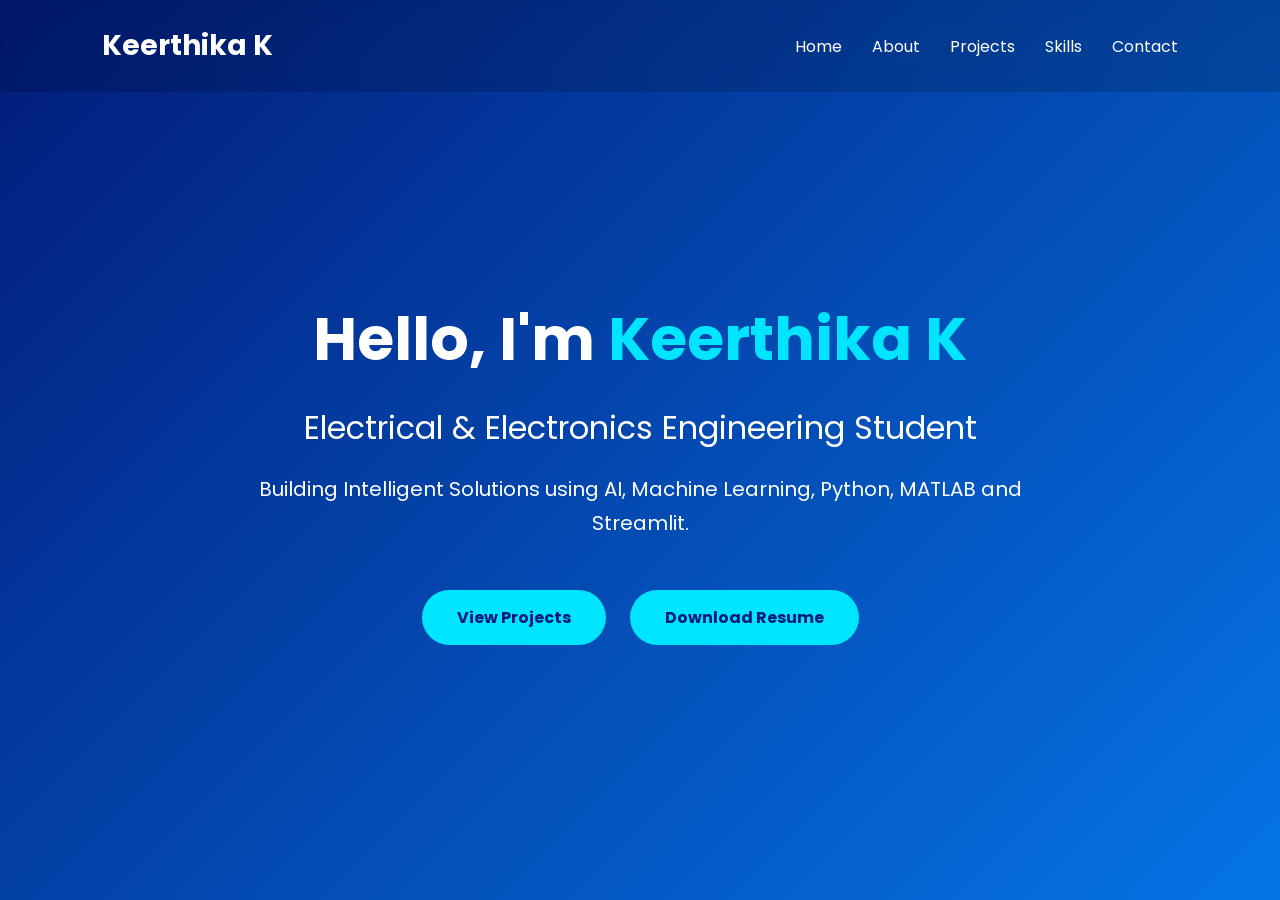
<file: index.html>
<!DOCTYPE html>
<html lang="en">
<head>
    <meta charset="UTF-8">
    <meta name="viewport" content="width=device-width, initial-scale=1.0">
    <title>Keerthika K | Portfolio</title>

    <link rel="stylesheet" href="style.css">

    <link rel="preconnect" href="https://fonts.googleapis.com">
    <link rel="preconnect" href="https://fonts.gstatic.com" crossorigin>

    <link href="https://fonts.googleapis.com/css2?family=Poppins:wght@300;400;600;700&display=swap" rel="stylesheet">

</head>

<body>

<nav>

<div class="logo">

Keerthika K

</div>

<ul>

<li><a href="#">Home</a></li>

<li><a href="about.html">About</a></li>

<li><a href="projects.html">Projects</a></li>
<li><a href="skills.html">Skills</a></li>
<li><a href="contact.html">Contact</a></li>

</ul>

</nav>


<section class="hero">

<div class="hero-text">

<h1>Hello, I'm <span>Keerthika K</span></h1>

<h2>Electrical & Electronics Engineering Student</h2>

<p>

Building Intelligent Solutions using AI, Machine Learning,
Python, MATLAB and Streamlit.

</p>

<div class="buttons">

<a href="projects.html" class="btn">View Projects</a>

<a href="Keerthika_Resume.pdf" class="btn" download>
Download Resume
</a>

</div>

</div>

</section>

<script src="script.js"></script>

</body>

</html>
</file>
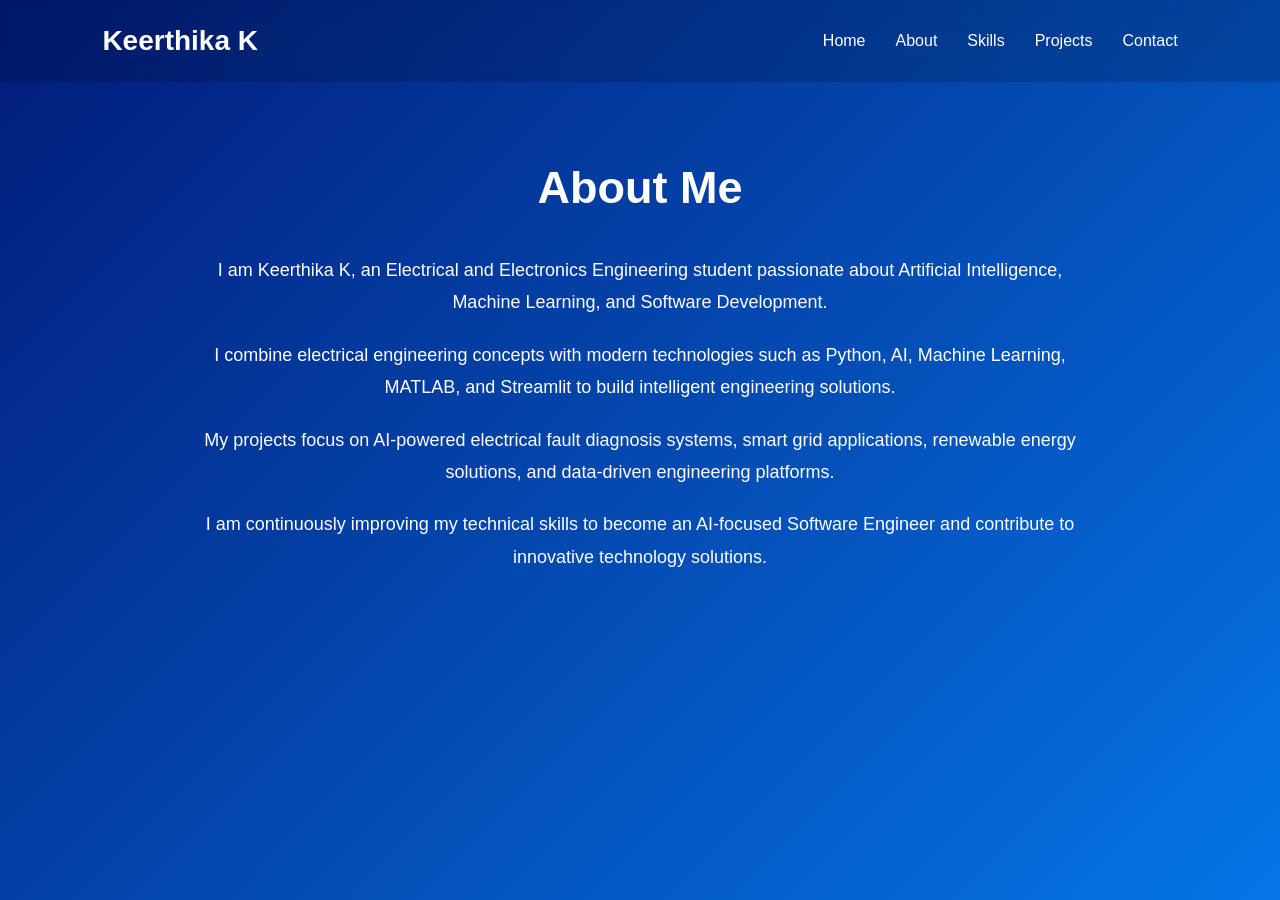
<file: about.html>
<!DOCTYPE html>
<html lang="en">

<head>

<meta charset="UTF-8">
<meta name="viewport" content="width=device-width, initial-scale=1.0">

<title>About Me | Keerthika K</title>

<link rel="stylesheet" href="style.css">

</head>


<body>


<header>

<nav>

<h2 class="logo">Keerthika K</h2>

<ul>

<li><a href="index.html">Home</a></li>

<li><a href="about.html">About</a></li>

<li><a href="skills.html">Skills</a></li>

<li><a href="projects.html">Projects</a></li>

<li><a href="contact.html">Contact</a></li>

</ul>

</nav>

</header>



<section class="page">


<h1>About Me</h1>


<p>
I am Keerthika K, an Electrical and Electronics Engineering student
passionate about Artificial Intelligence, Machine Learning, and Software Development.
</p>


<p>
I combine electrical engineering concepts with modern technologies
such as Python, AI, Machine Learning, MATLAB, and Streamlit to build
intelligent engineering solutions.
</p>


<p>
My projects focus on AI-powered electrical fault diagnosis systems,
smart grid applications, renewable energy solutions, and data-driven
engineering platforms.
</p>


<p>
I am continuously improving my technical skills to become an
AI-focused Software Engineer and contribute to innovative technology solutions.
</p>


</section>


</body>

</html>
</file>
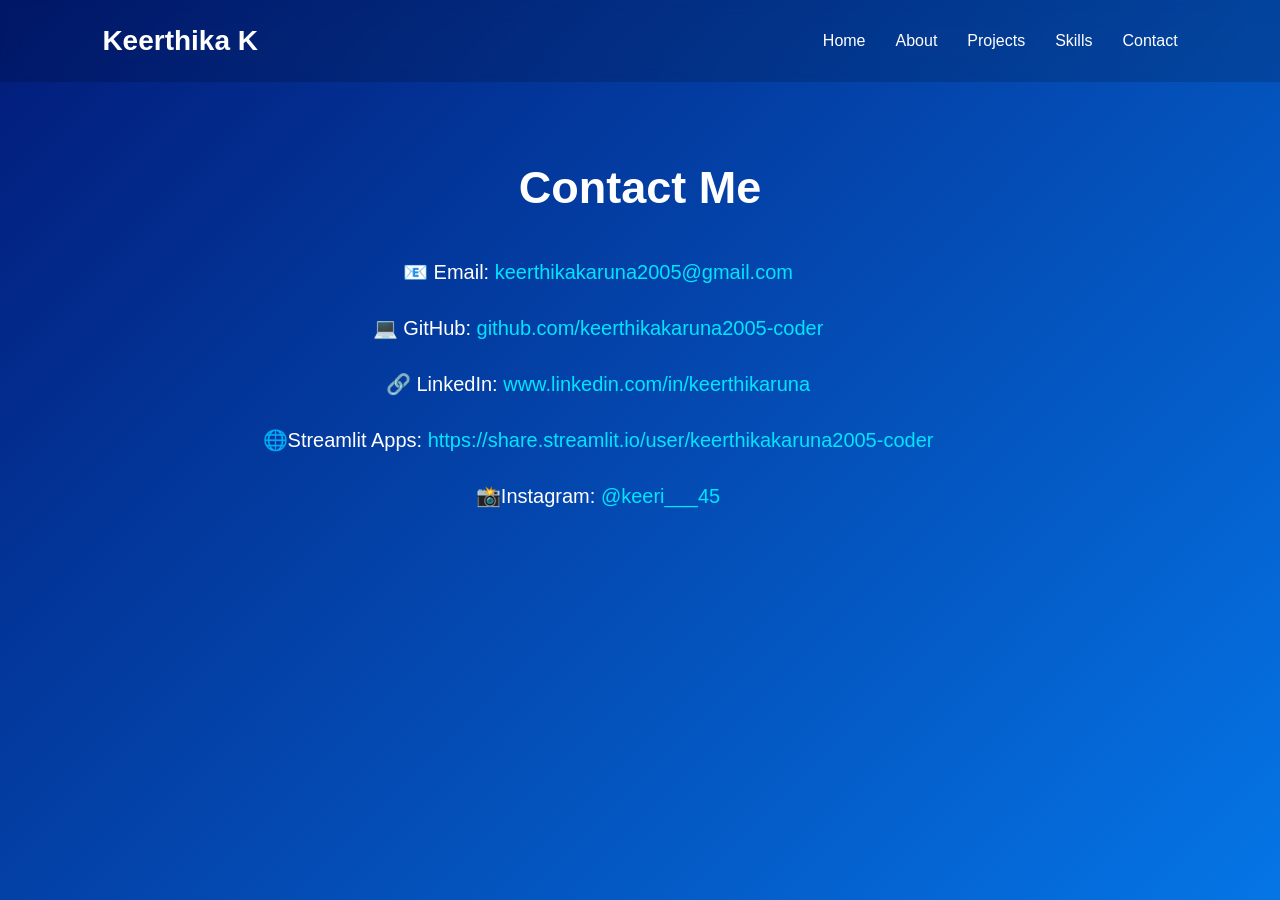
<file: contact.html>
<!DOCTYPE html>
<html lang="en">

<head>

<meta charset="UTF-8">
<meta name="viewport" content="width=device-width, initial-scale=1.0">

<title>Contact | Keerthika K</title>

<link rel="stylesheet" href="style.css">

</head>


<body>


<nav>

<div class="logo">
Keerthika K
</div>


<ul>

<li><a href="index.html">Home</a></li>

<li><a href="about.html">About</a></li>

<li><a href="projects.html">Projects</a></li>

<li><a href="skills.html">Skills</a></li>

<li><a href="contact.html">Contact</a></li>

</ul>

</nav>




<section class="page contact">


<h1>Contact Me</h1>


<p>
📧 Email:
<a href="mailto:keerthikakaruna2005@gmail.com">
keerthikakaruna2005@gmail.com
</a>
</p>



<p>
💻 GitHub:
<a href="https://github.com/keerthikakaruna2005-coder">
github.com/keerthikakaruna2005-coder
</a>
</p>



<p>
🔗 LinkedIn:
<a href="https://www.linkedin.com/in/keerthikaruna">
www.linkedin.com/in/keerthikaruna
</a>
</p>


  <p>
🌐Streamlit Apps:
<a href="https://share.streamlit.io/user/keerthikakaruna2005-coder">
https://share.streamlit.io/user/keerthikakaruna2005-coder
</a>
</p>


  <p>
📸Instagram:
<a href="https://www.instagram.com/keeri___45">
@keeri___45
</a>
</p>


</section>



</body>

</html>
</file>
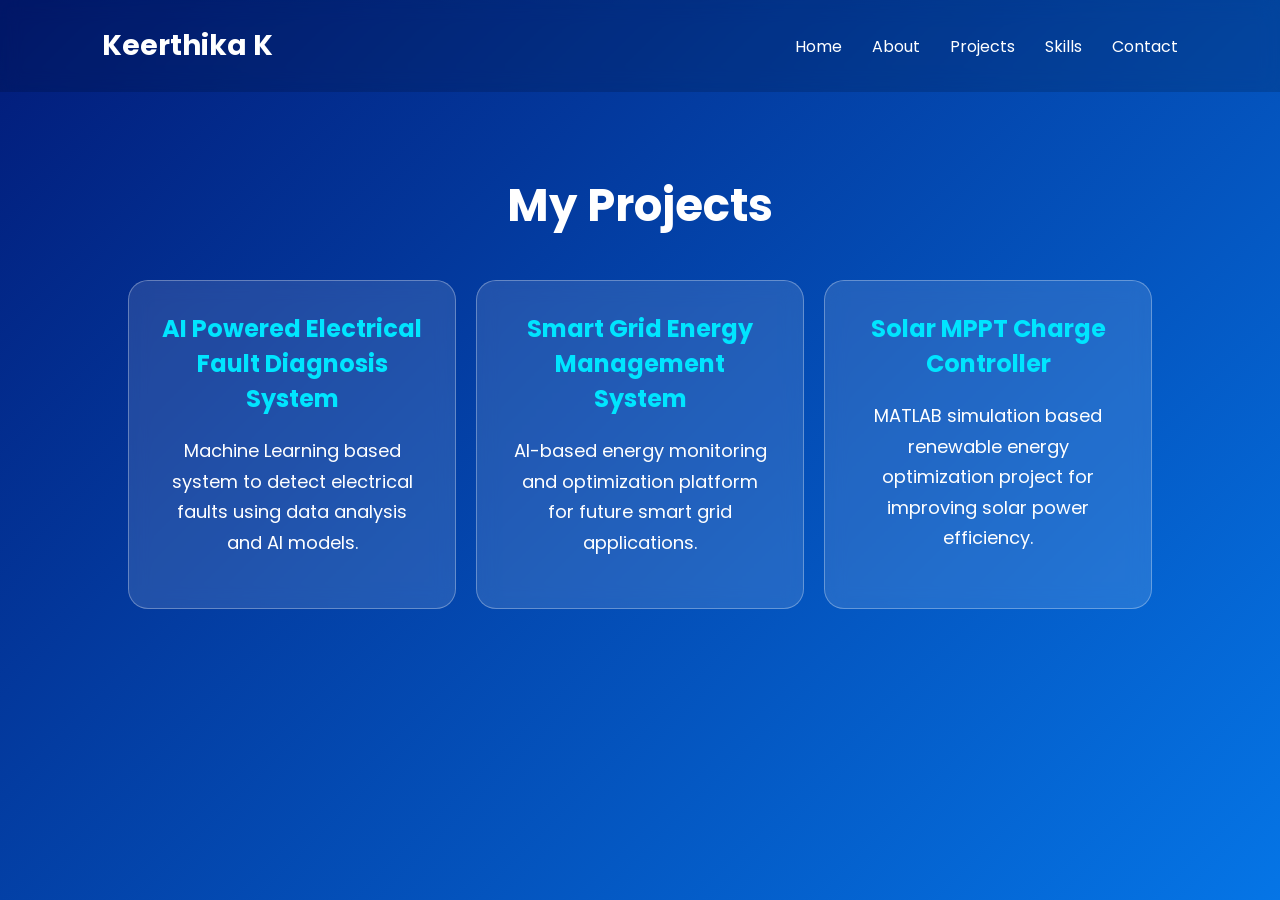
<file: projects.html>
<!DOCTYPE html>
<html lang="en">

<head>

<meta charset="UTF-8">
<meta name="viewport" content="width=device-width, initial-scale=1.0">

<title>Projects | Keerthika K</title>

<link rel="stylesheet" href="style.css">

<link href="https://fonts.googleapis.com/css2?family=Poppins:wght@300;400;600;700&display=swap" rel="stylesheet">

</head>


<body>


<nav>

<div class="logo">
Keerthika K
</div>


<ul>

<li><a href="index.html">Home</a></li>

<li><a href="about.html">About</a></li>

<li><a href="projects.html">Projects</a></li>

<li><a href="skills.html">Skills</a></li>

<li><a href="contact.html">Contact</a></li>

</ul>

</nav>



<section class="page">


<h1>My Projects</h1>


<div class="project-container">


<div class="project-card">

<h2>AI Powered Electrical Fault Diagnosis System</h2>

<p>
Machine Learning based system to detect electrical faults
using data analysis and AI models.
</p>

</div>



<div class="project-card">

<h2>Smart Grid Energy Management System</h2>

<p>
AI-based energy monitoring and optimization platform
for future smart grid applications.
</p>

</div>



<div class="project-card">

<h2>Solar MPPT Charge Controller</h2>

<p>
MATLAB simulation based renewable energy optimization
project for improving solar power efficiency.
</p>

</div>


</div>


</section>


</body>

</html>
</file>
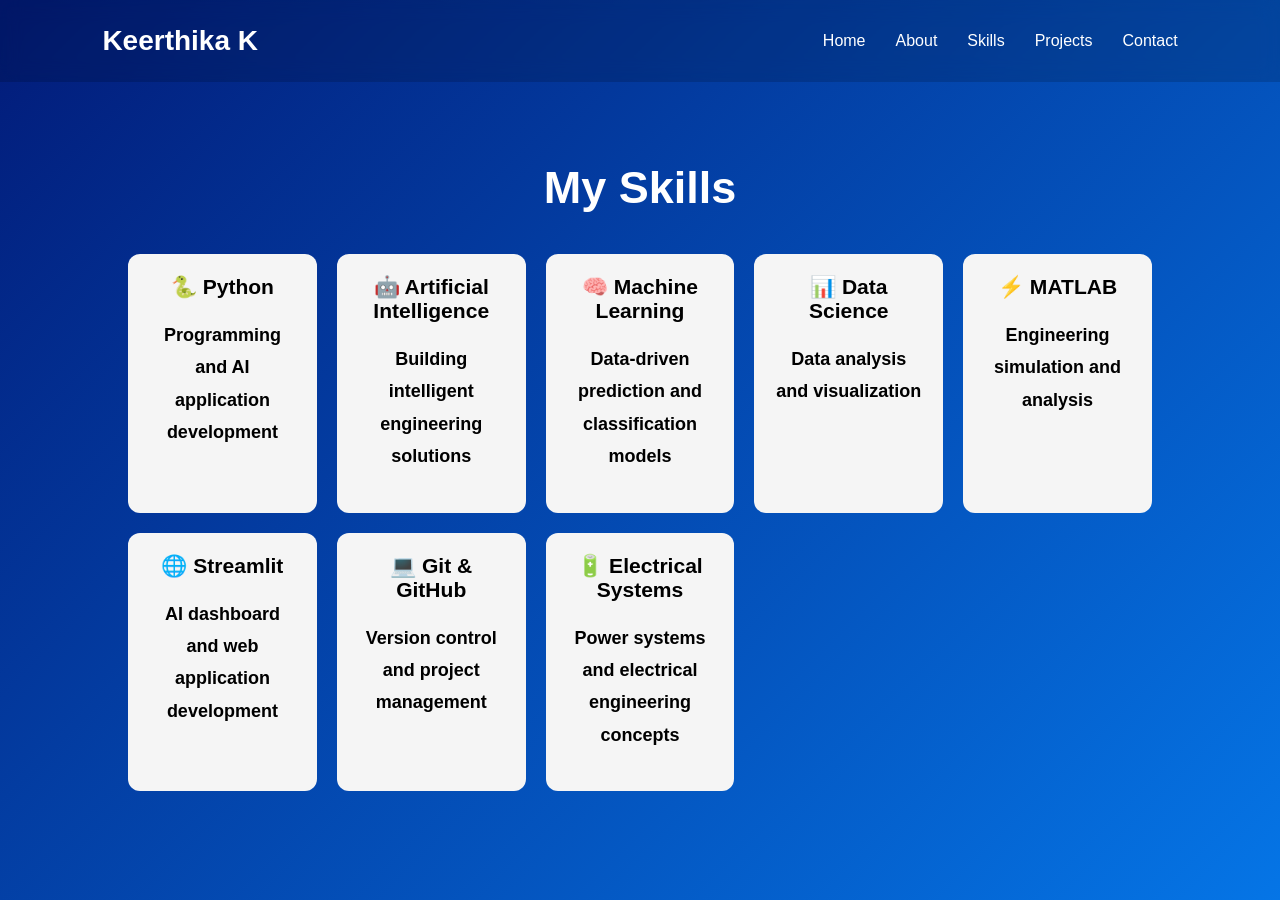
<file: skills.html>
<!DOCTYPE html>
<html lang="en">

<head>

<meta charset="UTF-8">
<meta name="viewport" content="width=device-width, initial-scale=1.0">

<title>Skills | Keerthika K</title>

<link rel="stylesheet" href="style.css">

</head>


<body>


<header>

<nav>

<h2 class="logo">Keerthika K</h2>

<ul>

<li><a href="index.html">Home</a></li>
<li><a href="about.html">About</a></li>
<li><a href="skills.html">Skills</a></li>
<li><a href="projects.html">Projects</a></li>
<li><a href="contact.html">Contact</a></li>

</ul>

</nav>

</header>



<section class="page skills-page">


<h1>My Skills</h1>


<div class="skill-container">


<div class="skill-card">
<h3>🐍 Python</h3>
<p>Programming and AI application development</p>
</div>


<div class="skill-card">
<h3>🤖 Artificial Intelligence</h3>
<p>Building intelligent engineering solutions</p>
</div>


<div class="skill-card">
<h3>🧠 Machine Learning</h3>
<p>Data-driven prediction and classification models</p>
</div>


<div class="skill-card">
<h3>📊 Data Science</h3>
<p>Data analysis and visualization</p>
</div>


<div class="skill-card">
<h3>⚡ MATLAB</h3>
<p>Engineering simulation and analysis</p>
</div>


<div class="skill-card">
<h3>🌐 Streamlit</h3>
<p>AI dashboard and web application development</p>
</div>


<div class="skill-card">
<h3>💻 Git & GitHub</h3>
<p>Version control and project management</p>
</div>


<div class="skill-card">
<h3>🔋 Electrical Systems</h3>
<p>Power systems and electrical engineering concepts</p>
</div>


</div>


</section>


</body>

</html>
</file>
<file: style.css>
*{
    margin:0;
    padding:0;
    box-sizing:border-box;
    font-family:'Poppins',sans-serif;
}

body{
    background:linear-gradient(135deg,#021B79,#0575E6);
    color:white;
    min-height:100vh;
}

/* Navigation */

nav{
    display:flex;
    justify-content:space-between;
    align-items:center;
    padding:25px 8%;
    position:sticky;
    top:0;
    background:rgba(0,0,0,0.15);
    backdrop-filter:blur(10px);
}

.logo{
    font-size:28px;
    font-weight:700;
    color:#ffffff;
}

nav ul{
    display:flex;
    list-style:none;
}

nav ul li{
    margin-left:30px;
}

nav ul li a{
    text-decoration:none;
    color:white;
    transition:.3s;
}

nav ul li a:hover{
    color:#00e5ff;
}

/* Hero Section */

.hero{
    display:flex;
    justify-content:center;
    align-items:center;
    text-align:center;
    height:85vh;
    padding:30px;
}

.hero-text{
    max-width:800px;
}

.hero h1{
    font-size:60px;
    margin-bottom:20px;
}

.hero span{
    color:#00e5ff;
}

.hero h2{
    font-weight:400;
    margin-bottom:20px;
}

.hero p{
    font-size:20px;
    line-height:1.7;
    margin-bottom:40px;
}

.buttons a{
    display:inline-block;
    margin:10px;
    padding:15px 35px;
    border-radius:40px;
    background:#00e5ff;
    color:#021B79;
    text-decoration:none;
    font-weight:bold;
    transition:.3s;
}

.buttons a:hover{
    transform:translateY(-5px);
    box-shadow:0 10px 25px rgba(0,229,255,.4);
}

/* Responsive */

@media(max-width:768px){

nav{
flex-direction:column;
}

nav ul{
margin-top:20px;
}

.hero h1{
font-size:40px;
}

.hero p{
font-size:18px;
}

}
/* Only skills page */

.skills-page .skill-card h3,
.skills-page .skill-card p {

    color:black;

}
.contact-page a{

color:#00bfff;
text-decoration:none;

}


.contact-page p{

color:white;
font-size:18px;

}
/* General Sections */

section {
    padding: 70px 10%;
}

section h2 {
    text-align: center;
    font-size: 36px;
    margin-bottom: 40px;
}


/* About Section */

.about-container {
    max-width: 900px;
    margin: auto;
    text-align: center;
}

.about-container p {
    line-height: 1.8;
    font-size: 18px;
}



/* Skills Section */

#skills {
    text-align: center;
}


.skill-container {
    display: grid;
    grid-template-columns: repeat(4, 1fr);
    gap: 25px;
}


.skill-card {
    padding: 25px;
    border-radius: 15px;
    text-align: center;
    background: #f2f2f2;
    font-size: 18px;
    transition: 0.3s;
}


.skill-card:hover {
    transform: translateY(-10px);
}



/* Projects Section */


.project-container {

    display: grid;
    grid-template-columns: repeat(3, 1fr);
    gap: 25px;

}


.project-card {

    padding: 25px;
    border-radius: 15px;
    background: #f2f2f2;
    transition: 0.3s;

}


.project-card:hover {

    transform: translateY(-10px);

}



/* Contact */


#contact {

    text-align: center;

}


#contact a {

    text-decoration: none;

}
@media(max-width:768px){

.skill-container{

grid-template-columns:1fr;

}


.project-container{

grid-template-columns:1fr;

}

}
/* ===== GLOBAL ===== */

section{
    padding: 60px 10%;
}

section h2{
    text-align:center;
    font-size:32px;
    margin-bottom:30px;
}

/* ===== ABOUT ===== */

#about{
    text-align:center;
}

#about p{
    max-width:900px;
    margin:15px auto;
    font-size:18px;
    line-height:1.8;
}

/* ===== SKILLS (CARDS) ===== */

#skills{
    text-align:center;
}

.skill-container{
    display:grid;
    grid-template-columns:repeat(auto-fit, minmax(180px, 1fr));
    gap:20px;
    margin-top:20px;
}

.skill-card{
    background:#f5f5f5;
    padding:20px;
    border-radius:12px;
    text-align:center;
    font-weight:bold;
    transition:0.3s;
}

.skill-card:hover{
    transform:translateY(-8px);
    background:#e0e0e0;
}

/* ===== PROJECTS (CARDS) ===== */

.project-container{
    display:grid;
    grid-template-columns:repeat(auto-fit, minmax(250px, 1fr));
    gap:20px;
}

.project-card{
    background:#f5f5f5;
    padding:20px;
    border-radius:12px;
    transition:0.3s;
}

.project-card:hover{
    transform:translateY(-8px);
    background:#e0e0e0;
}

/* ===== CONTACT ===== */

#contact{
    text-align:center;
}

#contact a{
    display:block;
    margin:10px 0;
    text-decoration:none;
    color:white;
}

/* ===== MOBILE RESPONSIVE ===== */

@media(max-width:768px){
    section{
        padding:40px 5%;
    }
}
.page{

padding:80px 10%;
text-align:center;

}


.page h1{

font-size:40px;
margin-bottom:30px;

}


.page p{

max-width:900px;
margin:20px auto;
font-size:18px;
line-height:1.8;

}
/* ===== PROJECT PAGE STYLE ===== */

.project-card {

    background: rgba(255,255,255,0.12);

    border: 1px solid rgba(255,255,255,0.3);

    color:white;

    padding:30px;

    border-radius:20px;

    text-align:center;

    backdrop-filter:blur(10px);

}


.project-card h2{

    color:#00e5ff;

    font-size:24px;

    margin-bottom:15px;

}


.project-card p{

    color:white;

    line-height:1.7;

}



/* ===== CONTACT PAGE STYLE ===== */


.contact p{

    color:white;

    font-size:20px;

    margin:20px;

}


.contact a{

    color:#00e5ff;

    text-decoration:none;

}


.contact a:hover{

    color:white;

}



/* Project and Contact page headings */

.page h1{

    color:white;

    text-align:center;

    font-size:45px;

    margin-bottom:40px;

}
</file>
